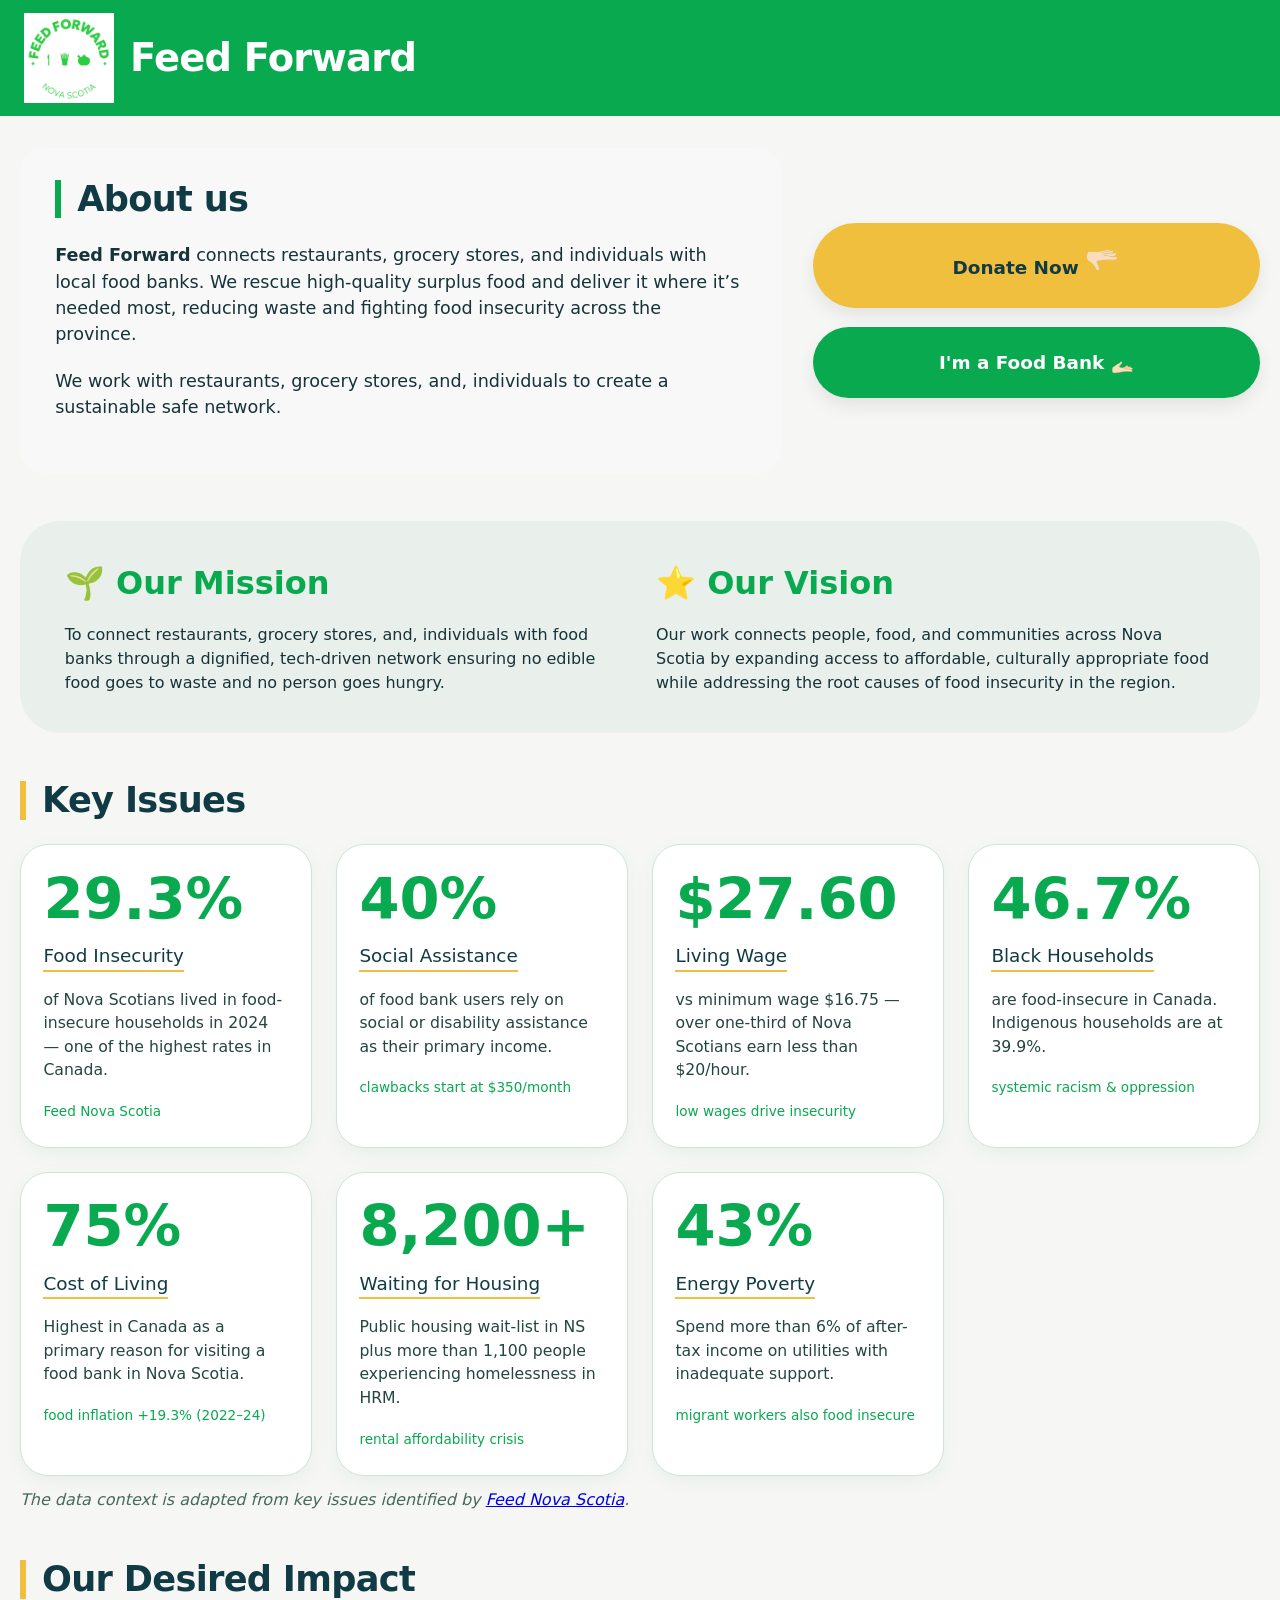
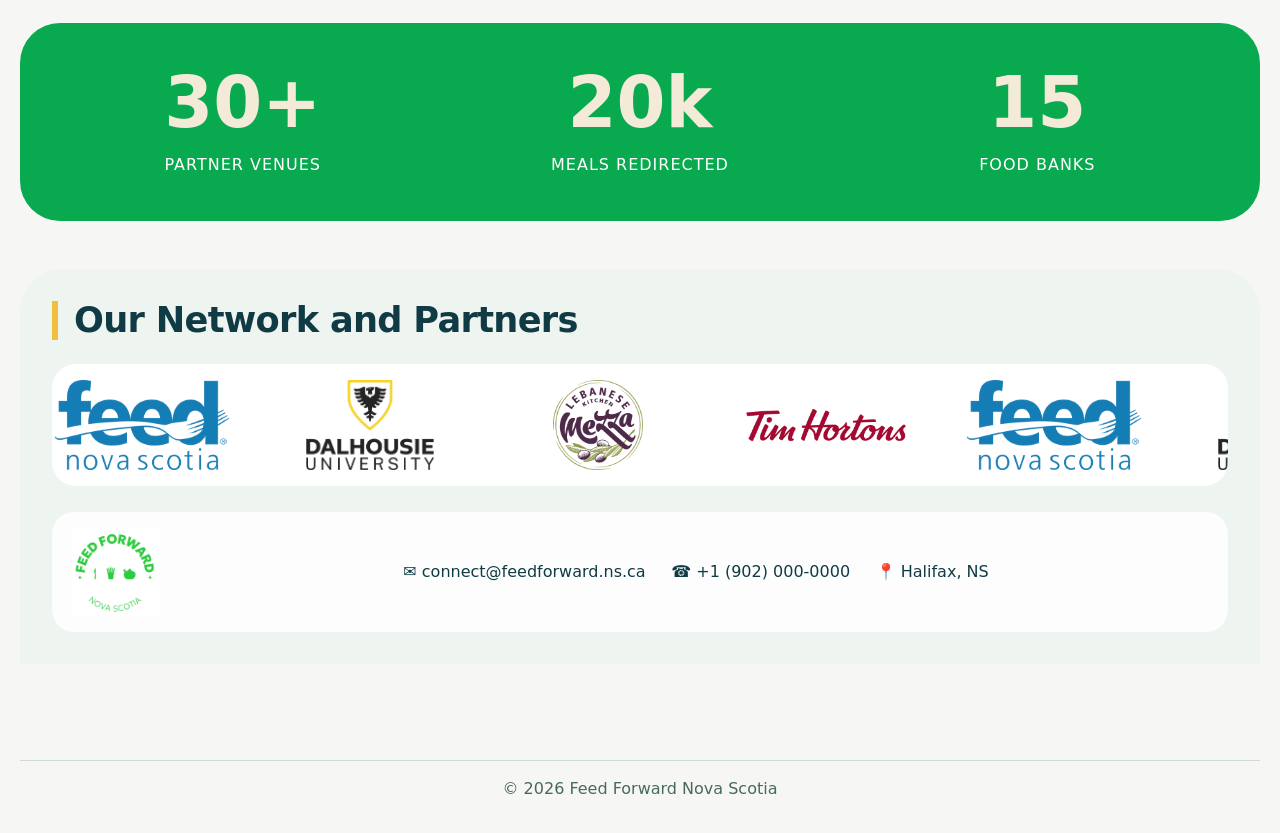
<file: index.html>
<!DOCTYPE html>
<html lang="en">
<head>
  <meta charset="UTF-8">
  <meta name="viewport" content="width=device-width, initial-scale=1.0">
  <title>Feed Forward Nova Scotia</title>
  <link rel="stylesheet" href="style.css">
</head>
<body>
  <header class="top-header-bar">
    <div class="logo-area">
      <img src="logo.png" alt="Feed Forward Nova Scotia logo" class="header-main-logo">
      <span class="company-name-header">Feed Forward</span>
    </div>
  </header>

  <main class="container">
    <section class="about-row">
      <div class="about-text">
        <h2 class="section-title section-title-green">About us</h2>
        <p><strong>Feed Forward</strong> connects restaurants, grocery stores, and individuals with local food banks. We rescue high-quality surplus food and deliver it where it’s needed most, reducing waste and fighting food insecurity across the province.</p>
        <p>We work with restaurants, grocery stores, and, individuals to create a sustainable safe network.</p>
      </div>

      <div class="button-group">
        <a href="donor-login.html" class="btn btn-donate">
        Donate Now <span style="font-size: 28px;">🫳🏻</span> 
        </a>
        <a href="foodbank-login.html" class="btn btn-foodbank">I'm a Food Bank 🫴🏻</a>
      </div>
    </section>

    <section class="mission-vision-section">
      <div class="mission-vision-row">
        <div class="mission-box">
          <h3>🌱 Our Mission</h3>
          <p>To connect restaurants, grocery stores, and, individuals with food banks through a dignified, tech-driven network ensuring no edible food goes to waste and no person goes hungry.</p>
        </div>
        <div class="mission-box">
          <h3>⭐ Our Vision</h3>
          <p>Our work connects people, food, and communities across Nova Scotia by expanding access to affordable, culturally appropriate food while addressing the root causes of food insecurity in the region.</p>
        </div>
      </div>
    </section>

    <section class="issues-section">
      <h2 class="section-title">Key Issues</h2>
      <div class="problem-grid">
        <article class="stat-card">
          <div class="stat-number">29.3%</div>
          <div class="stat-label">Food Insecurity</div>
          <div class="stat-desc">of Nova Scotians lived in food-insecure households in 2024 — one of the highest rates in Canada.</div>
          <div class="tiny-ref">Feed Nova Scotia</div>
        </article>

        <article class="stat-card">
          <div class="stat-number">40%</div>
          <div class="stat-label">Social Assistance</div>
          <div class="stat-desc">of food bank users rely on social or disability assistance as their primary income.</div>
          <div class="tiny-ref">clawbacks start at $350/month</div>
        </article>

        <article class="stat-card">
          <div class="stat-number">$27.60</div>
          <div class="stat-label">Living Wage</div>
          <div class="stat-desc">vs minimum wage $16.75 — over one-third of Nova Scotians earn less than $20/hour.</div>
          <div class="tiny-ref">low wages drive insecurity</div>
        </article>

        <article class="stat-card">
          <div class="stat-number">46.7%</div>
          <div class="stat-label">Black Households</div>
          <div class="stat-desc">are food-insecure in Canada. Indigenous households are at 39.9%.</div>
          <div class="tiny-ref">systemic racism &amp; oppression</div>
        </article>

        <article class="stat-card">
          <div class="stat-number">75%</div>
          <div class="stat-label">Cost of Living</div>
          <div class="stat-desc">Highest in Canada as a primary reason for visiting a food bank in Nova Scotia.</div>
          <div class="tiny-ref">food inflation +19.3% (2022–24)</div>
        </article>

        </article>

        <article class="stat-card">
          <div class="stat-number">8,200+</div>
          <div class="stat-label">Waiting for Housing</div>
          <div class="stat-desc">Public housing wait-list in NS plus more than 1,100 people experiencing homelessness in HRM.</div>
          <div class="tiny-ref">rental affordability crisis</div>
        </article>

        <article class="stat-card">
          <div class="stat-number">43%</div>
          <div class="stat-label">Energy Poverty</div>
          <div class="stat-desc">Spend more than 6% of after-tax income on utilities with inadequate support.</div>
          <div class="tiny-ref">migrant workers also food insecure</div>
        </article>
      </div>
      <p class="data-source">
      The data context is adapted from key issues identified by 
      <a href="https://feednovascotia.ca/advocacy/key-issues/" target="_blank" rel="noopener noreferrer">Feed Nova Scotia</a>.
      </p>
    </section>

    <section class="impact-section">
      <h2 class="section-title">Our Desired Impact</h2>
      <div class="impact-stats">
        <div class="impact-item">
          <div class="impact-number">30+</div>
          <div class="impact-label">partner venues</div>
        </div>
        <div class="impact-item">
          <div class="impact-number">20k</div>
          <div class="impact-label">meals redirected</div>
        </div>
        <div class="impact-item">
          <div class="impact-number">15</div>
          <div class="impact-label">food banks</div>
        </div>
      </div>
    </section>

    <section class="partners-section">
      <h2 class="section-title">Our Network and Partners</h2>
      <div class="logo-marquee">
        <div class="logo-track">
          <div class="partner-slide"><img src="partner1.png" alt="Feed Nova Scotia"></div>
          <div class="partner-slide"><img src="partner2.png" alt="Dalhousie University"></div>
          <div class="partner-slide"><img src="partner3.png" alt="Lebanese Kitchen"></div>
          <div class="partner-slide"><img src="partner4.png" alt="Tim Hortons"></div>
          <div class="partner-slide"><img src="partner1.png" alt="Feed Nova Scotia"></div>
          <div class="partner-slide"><img src="partner2.png" alt="Dalhousie University"></div>
          <div class="partner-slide"><img src="partner3.png" alt="Lebanese Kitchen"></div>
          <div class="partner-slide"><img src="partner4.png" alt="Tim Hortons"></div>
        </div>
      </div>

      <div class="logo-contact-container">
        <img src="logo.png" alt="Feed Forward Nova Scotia logo" class="contact-logo">
        <div class="contact-block">
          <span>✉ connect@feedforward.ns.ca</span>
          <span>☎ +1 (902) 000-0000</span>
          <span>📍 Halifax, NS</span>
        </div>
      </div>
    </section>
  </main>

  <footer>
    <hr>
    <p>© 2026 Feed Forward Nova Scotia</p>
  </footer>
</body>
</html>
</file>
<file: style.css>
* {
  margin: 0;
  padding: 0;
  box-sizing: border-box;
}

:root {
  --green: #08a94f;
  --green-dark: #103b45;
  --green-soft: #edf2ee;
  --yellow: #f0bf3d;
  --border: #cfe4d7;
  --text: #16333a;
  --muted: #486a5a;
}

body {
  font-family: Inter, system-ui, -apple-system, BlinkMacSystemFont, "Segoe UI", sans-serif;
  background: #f6f7f5;
  color: var(--text);
  line-height: 1.5;
}

.top-header-bar {
  background: var(--green);
  padding: 0.8rem 1.5rem;
}

.logo-area {
  display: flex;
  align-items: center;
  gap: 1rem;
}

.header-main-logo {
  width: 90px;
  height: auto;
}

.company-name-header {
  font-size: 2.4rem;
  font-weight: 800;
  color: #fff;
  letter-spacing: -0.02em;
}

.container {
  max-width: 1320px;
  margin: 0 auto;
  padding: 2rem 1.25rem 3rem;
}

.about-row {
  display: grid;
  grid-template-columns: 1.7fr 1fr;
  gap: 2rem;
  align-items: center;
  margin-bottom: 3rem;
}

.about-text {
  background: #f7f8f7;
  border-radius: 24px;
  padding: 2rem 2.2rem;
}

.about-text p {
  font-size: 1.1rem;
  margin-bottom: 1.25rem;
  max-width: 48rem;
}

.section-title {
  font-size: 2.2rem;
  line-height: 1.1;
  margin-bottom: 1.5rem;
  padding-left: 1rem;
  border-left: 6px solid var(--yellow);
  color: var(--green-dark);
  letter-spacing: -0.02em;
}

.section-title-green {
  border-left-color: var(--green);
}

.button-group {
  display: flex;
  flex-direction: column;
  gap: 1.2rem;
}

.btn {
  display: block;
  text-decoration: none;
  text-align: center;
  font-weight: 800;
  font-size: 1.15rem;
  padding: 1.35rem 1.4rem;
  border-radius: 999px;
  box-shadow: 0 8px 18px rgba(0, 0, 0, 0.08);
  transition: transform 0.2s ease, box-shadow 0.2s ease;
}

.btn:hover {
  transform: translateY(-2px);
  box-shadow: 0 12px 24px rgba(0, 0, 0, 0.1);
}

.btn-donate {
  background: var(--yellow);
  color: var(--green-dark);
}

.btn-foodbank {
  background: var(--green);
  color: #fff;
}

.mission-vision-section {
  margin-bottom: 3rem;
}

.mission-vision-row {
  display: grid;
  grid-template-columns: repeat(2, 1fr);
  gap: 2rem;
  background: #e9efea;
  border-radius: 40px;
  padding: 2.4rem 2.8rem;
}

.mission-box h3 {
  color: var(--green);
  font-size: 2rem;
  margin-bottom: 1rem;
}

.mission-box p {
  font-size: 1rem;
}

.issues-section,
.impact-section,
.partners-section {
  margin-bottom: 3rem;
}

.problem-grid {
  display: grid;
  grid-template-columns: repeat(4, minmax(0, 1fr));
  gap: 1.5rem;
}

.stat-card {
  background: #fff;
  border: 1px solid var(--border);
  border-radius: 28px;
  padding: 1.6rem 1.4rem;
  min-height: 280px;
  box-shadow: 0 6px 18px rgba(10, 120, 70, 0.06);
  transition: all 0.25s ease;
  cursor: pointer;
}

.stat-card:hover {
  background: #fff9e6;
  border-color: var(--yellow);
  transform: translateY(-4px);
  box-shadow: 0 12px 28px rgba(10, 120, 70, 0.12);
}

.stat-number {
  font-size: 3.6rem;
  line-height: 1;
  font-weight: 800;
  color: var(--green);
  margin-bottom: 0.85rem;
}

.stat-label {
  display: inline-block;
  font-size: 1.15rem;
  color: var(--green-dark);
  border-bottom: 2px solid var(--yellow);
  margin-bottom: 1rem;
}

.stat-desc {
  font-size: 0.98rem;
  color: #244540;
}

.tiny-ref {
  display: block;
  margin-top: 1.2rem;
  font-size: 0.85rem;
  color: var(--green);
}

.data-source {
  margin-top: 0.8rem;
  font-style: italic;
  color: var(--muted);
}

.impact-stats {
  background: var(--green);
  border-radius: 40px;
  padding: 2.8rem 2rem;
  display: grid;
  grid-template-columns: repeat(3, 1fr);
  gap: 1rem;
}

.impact-item {
  text-align: center;
  color: #fff;
}

.impact-number {
  font-size: 4.4rem;
  line-height: 1;
  font-weight: 800;
  margin-bottom: 0.9rem;
  color: #f3ead7;
}

.impact-label {
  text-transform: uppercase;
  letter-spacing: 1px;
  font-size: 1rem;
}

.partners-section {
  background: #eef4ef;
  border-radius: 42px 42px 0 0;
  padding: 2rem;
}

.logo-marquee {
  overflow: hidden;
  background: #fff;
  border-radius: 24px;
  padding: 1rem 0;
  margin-top: 1.2rem;
}

.logo-track {
  display: flex;
  align-items: center;
  gap: 3rem;
  width: max-content;
  animation: marquee 22s linear infinite;
}

.logo-marquee:hover .logo-track {
  animation-play-state: paused;
}

.partner-slide {
  width: 180px;
  display: flex;
  justify-content: center;
  align-items: center;
}

.partner-slide img {
  max-width: 100%;
  max-height: 90px;
  object-fit: contain;
  filter: grayscale(20%);
}

.logo-contact-container {
  margin-top: 1.6rem;
  display: flex;
  align-items: center;
  gap: 1.5rem;
  background: rgba(255, 255, 255, 0.85);
  border-radius: 22px;
  padding: 1rem 1.2rem;
}

.contact-logo {
  width: 88px;
  height: auto;
}

.contact-block {
  flex: 1;
  display: flex;
  flex-wrap: wrap;
  justify-content: center;
  gap: 1rem 1.6rem;
  color: var(--green-dark);
  font-size: 1rem;
}

footer {
  text-align: center;
  color: var(--muted);
  padding: 0 1.25rem 2rem;
}

hr {
  max-width: 1320px;
  margin: 0 auto 1rem;
  border: 0;
  border-top: 1px solid #cedcd2;
}

.footer-note {
  margin-top: 0.5rem;
}

@keyframes marquee {
  from { transform: translateX(0); }
  to { transform: translateX(-50%); }
}

@media (max-width: 1100px) {
  .problem-grid {
    grid-template-columns: repeat(2, minmax(0, 1fr));
  }

  .about-row {
    grid-template-columns: 1fr;
  }
}

@media (max-width: 760px) {
  .company-name-header {
    font-size: 1.8rem;
  }

  .mission-vision-row,
  .impact-stats {
    grid-template-columns: 1fr;
  }

  .problem-grid {
    grid-template-columns: 1fr;
  }

  .partners-section {
    padding: 1.4rem;
  }

  .logo-contact-container {
    flex-direction: column;
    text-align: center;
  }
}
</file>
